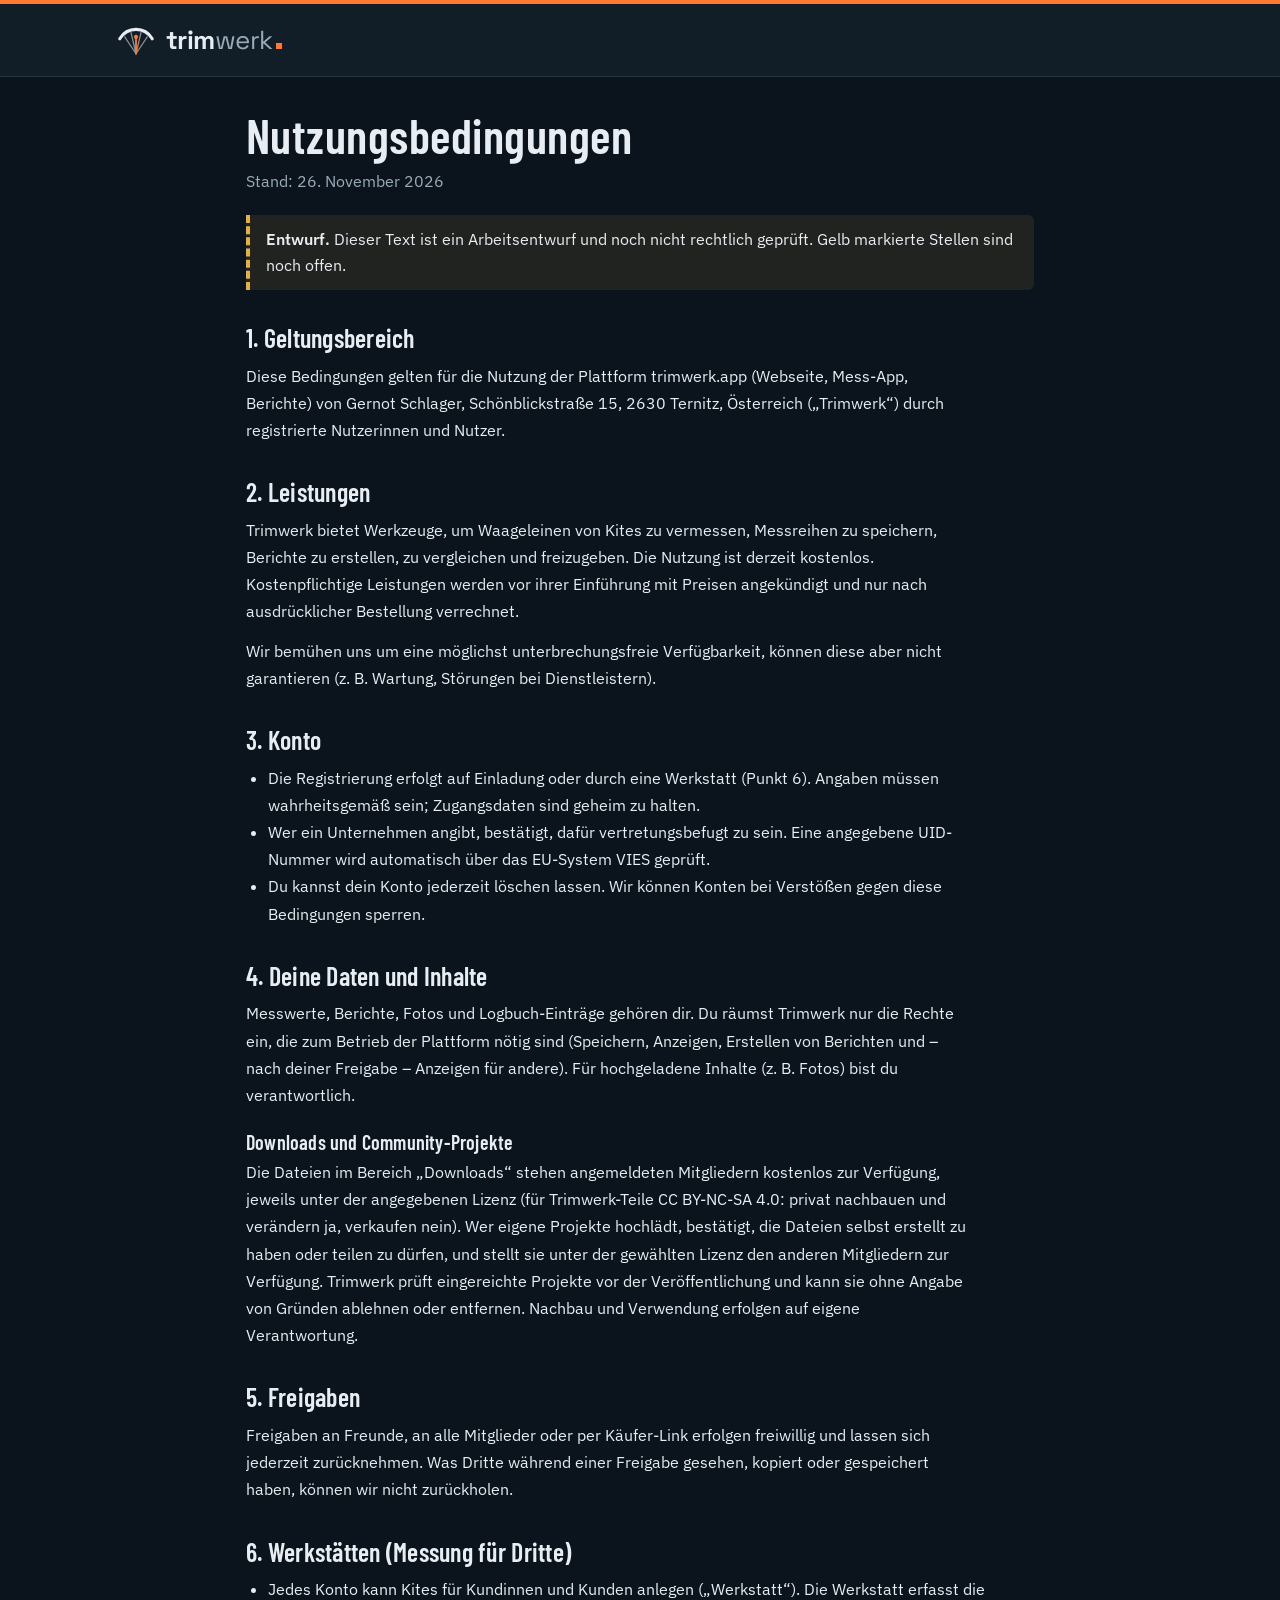
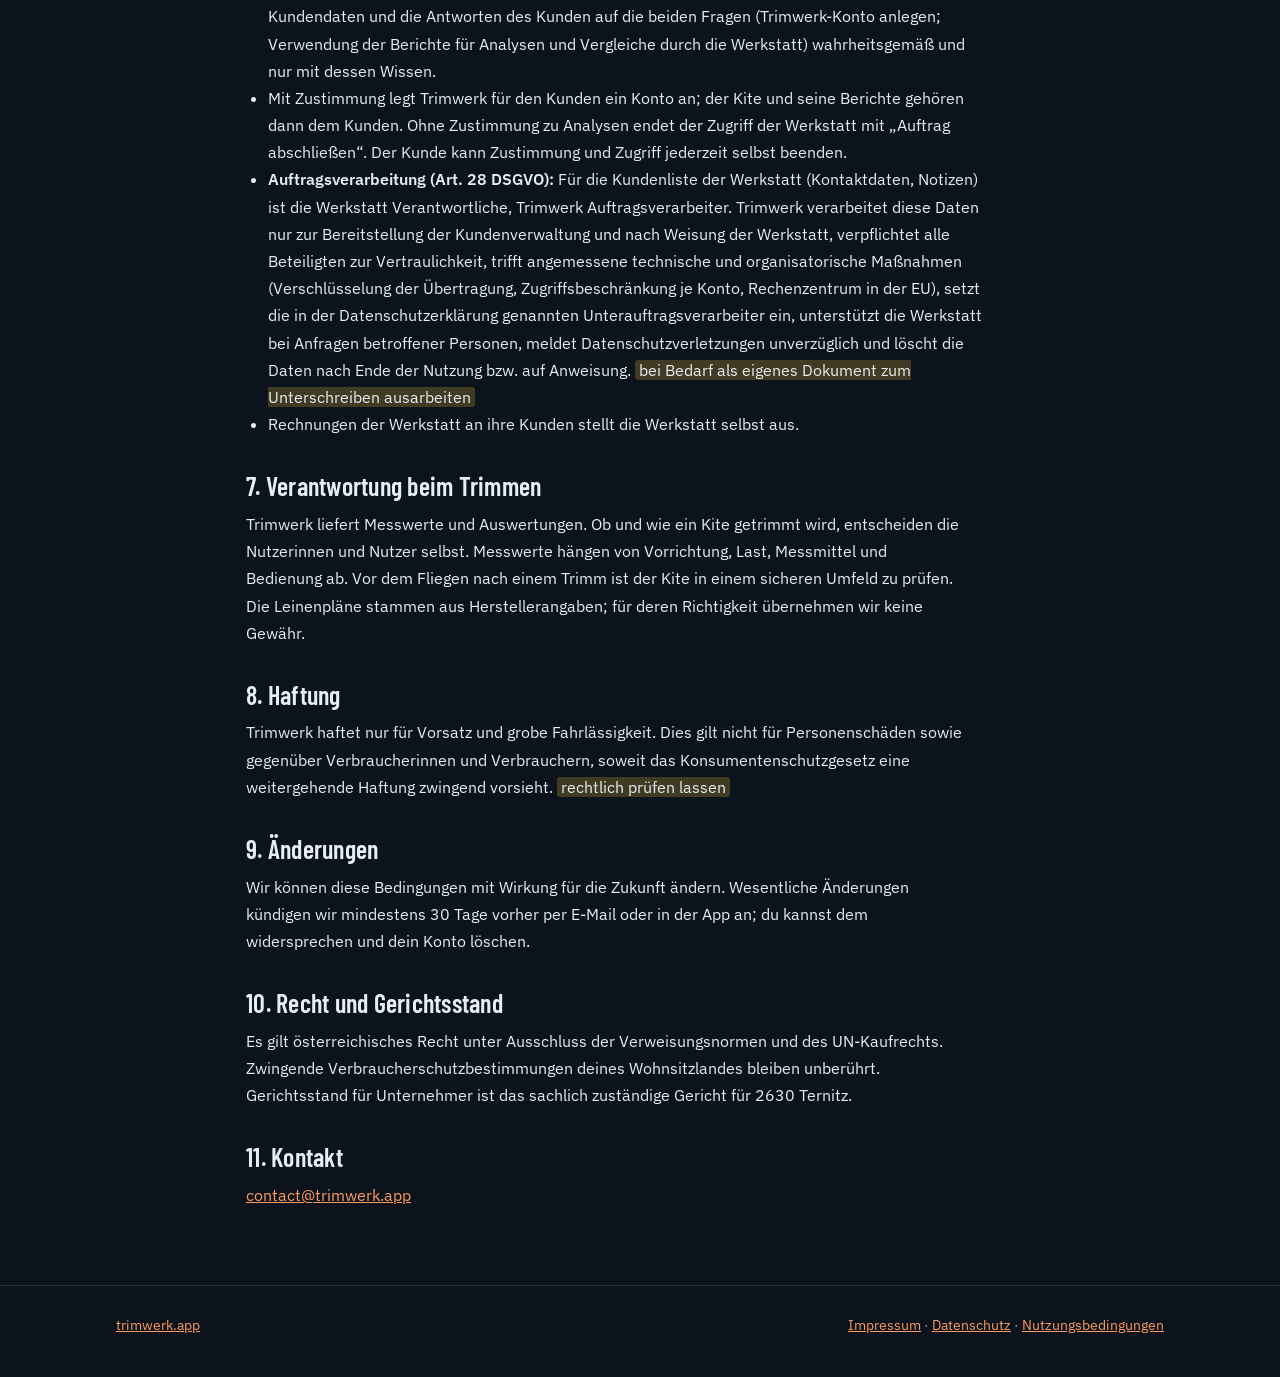
<file: agb/index.html>
<!doctype html>
<html lang="de">
<head>
<meta charset="utf-8">
<meta name="viewport" content="width=device-width, initial-scale=1">
<title>Nutzungsbedingungen – Trimwerk</title>
<meta name="theme-color" content="#0b141c">
<meta name="robots" content="noindex">
<link rel="manifest" href="../manifest.webmanifest">
<link rel="icon" type="image/svg+xml" href="../icons/icon.svg">
<link rel="stylesheet" href="../fonts/fonts.css">
<link rel="stylesheet" href="../site.css">
<style>
.legal{max-width:820px;margin:0 auto;padding:32px 16px 64px}
.legal h1{font-size:clamp(34px,5vw,48px);margin:0 0 6px}
.legal h2{font-size:26px;margin:34px 0 10px}
.legal h3{font-size:20px;margin:22px 0 6px}
.legal p,.legal li{line-height:1.7;max-width:72ch}
.legal p{margin:0 0 12px}
.legal ul,.legal ol{padding-left:22px;margin:0 0 12px}
.legal .stand{color:var(--ink-2);margin:0 0 20px}
.legal .draft{border-left:4px dashed #e3b13c;background:color-mix(in srgb,#e3b13c 10%,transparent);padding:12px 16px;border-radius:0 6px 6px 0;margin:0 0 24px}
.legal .lph{background:color-mix(in srgb,#e3b13c 25%,transparent);border-radius:3px;padding:0 4px}
.legal table{width:100%;border-collapse:collapse;margin:8px 0 14px;font-size:15px}
.legal th,.legal td{text-align:left;vertical-align:top;padding:8px 10px;border-bottom:1px solid var(--rule)}
.legal th{width:32%;font-weight:600}
.legal td{color:var(--ink-2)}
</style>
</head>
<body>
<header class="top">
  <div class="wrap">
    <a class="brand" href="../index.html" aria-label="trimwerk – Startseite">
      <svg viewBox="0 0 64 64" aria-hidden="true">
        <path d="M6 30 C18 10 46 10 58 30" fill="none" stroke="currentColor" stroke-width="5" stroke-linecap="round"/>
        <path d="M14 27 L32 54 M24 20 L32 54 M40 20 L32 54 M50 27 L32 54" fill="none" stroke="currentColor" stroke-width="2" stroke-linecap="round" opacity=".55"/>
        <path d="M32 54 L32 30" fill="none" stroke="var(--accent)" stroke-width="3" stroke-linecap="round"/>
        <circle cx="32" cy="27" r="3.4" fill="var(--accent)"/>
      </svg>
      <span class="wm"><b>trim</b><span>werk</span><i></i></span>
    </a>
  </div>
</header>
<main class="legal">
  <h1>Nutzungsbedingungen</h1>
  <p class="stand">Stand: 26. November 2026</p>
  <div class="draft"><b>Entwurf.</b> Dieser Text ist ein Arbeitsentwurf und noch nicht rechtlich geprüft. Gelb markierte Stellen sind noch offen.</div>
  <h2>1. Geltungsbereich</h2>
  <p>Diese Bedingungen gelten für die Nutzung der Plattform trimwerk.app (Webseite, Mess-App, Berichte) von Gernot Schlager, Schönblickstraße 15, 2630 Ternitz, Österreich („Trimwerk“) durch registrierte Nutzerinnen und Nutzer.</p>

  <h2>2. Leistungen</h2>
  <p>Trimwerk bietet Werkzeuge, um Waageleinen von Kites zu vermessen, Messreihen zu speichern, Berichte zu erstellen, zu vergleichen und freizugeben. Die Nutzung ist derzeit kostenlos. Kostenpflichtige Leistungen werden vor ihrer Einführung mit Preisen angekündigt und nur nach ausdrücklicher Bestellung verrechnet.</p>
  <p>Wir bemühen uns um eine möglichst unterbrechungsfreie Verfügbarkeit, können diese aber nicht garantieren (z. B. Wartung, Störungen bei Dienstleistern).</p>

  <h2>3. Konto</h2>
  <ul>
    <li>Die Registrierung erfolgt auf Einladung oder durch eine Werkstatt (Punkt 6). Angaben müssen wahrheitsgemäß sein; Zugangsdaten sind geheim zu halten.</li>
    <li>Wer ein Unternehmen angibt, bestätigt, dafür vertretungsbefugt zu sein. Eine angegebene UID-Nummer wird automatisch über das EU-System VIES geprüft.</li>
    <li>Du kannst dein Konto jederzeit löschen lassen. Wir können Konten bei Verstößen gegen diese Bedingungen sperren.</li>
  </ul>

  <h2>4. Deine Daten und Inhalte</h2>
  <p>Messwerte, Berichte, Fotos und Logbuch-Einträge gehören dir. Du räumst Trimwerk nur die Rechte ein, die zum Betrieb der Plattform nötig sind (Speichern, Anzeigen, Erstellen von Berichten und – nach deiner Freigabe – Anzeigen für andere). Für hochgeladene Inhalte (z. B. Fotos) bist du verantwortlich.</p>

  <h3>Downloads und Community-Projekte</h3>
  <p>Die Dateien im Bereich „Downloads“ stehen angemeldeten Mitgliedern kostenlos zur Verfügung, jeweils unter der angegebenen Lizenz (für Trimwerk-Teile CC BY-NC-SA 4.0: privat nachbauen und verändern ja, verkaufen nein). Wer eigene Projekte hochlädt, bestätigt, die Dateien selbst erstellt zu haben oder teilen zu dürfen, und stellt sie unter der gewählten Lizenz den anderen Mitgliedern zur Verfügung. Trimwerk prüft eingereichte Projekte vor der Veröffentlichung und kann sie ohne Angabe von Gründen ablehnen oder entfernen. Nachbau und Verwendung erfolgen auf eigene Verantwortung.</p>

  <h2>5. Freigaben</h2>
  <p>Freigaben an Freunde, an alle Mitglieder oder per Käufer-Link erfolgen freiwillig und lassen sich jederzeit zurücknehmen. Was Dritte während einer Freigabe gesehen, kopiert oder gespeichert haben, können wir nicht zurückholen.</p>

  <h2>6. Werkstätten (Messung für Dritte)</h2>
  <ul>
    <li>Jedes Konto kann Kites für Kundinnen und Kunden anlegen („Werkstatt“). Die Werkstatt erfasst die Kundendaten und die Antworten des Kunden auf die beiden Fragen (Trimwerk-Konto anlegen; Verwendung der Berichte für Analysen und Vergleiche durch die Werkstatt) wahrheitsgemäß und nur mit dessen Wissen.</li>
    <li>Mit Zustimmung legt Trimwerk für den Kunden ein Konto an; der Kite und seine Berichte gehören dann dem Kunden. Ohne Zustimmung zu Analysen endet der Zugriff der Werkstatt mit „Auftrag abschließen“. Der Kunde kann Zustimmung und Zugriff jederzeit selbst beenden.</li>
    <li><b>Auftragsverarbeitung (Art. 28 DSGVO):</b> Für die Kundenliste der Werkstatt (Kontaktdaten, Notizen) ist die Werkstatt Verantwortliche, Trimwerk Auftragsverarbeiter. Trimwerk verarbeitet diese Daten nur zur Bereitstellung der Kundenverwaltung und nach Weisung der Werkstatt, verpflichtet alle Beteiligten zur Vertraulichkeit, trifft angemessene technische und organisatorische Maßnahmen (Verschlüsselung der Übertragung, Zugriffsbeschränkung je Konto, Rechenzentrum in der EU), setzt die in der Datenschutzerklärung genannten Unterauftragsverarbeiter ein, unterstützt die Werkstatt bei Anfragen betroffener Personen, meldet Datenschutzverletzungen unverzüglich und löscht die Daten nach Ende der Nutzung bzw. auf Anweisung. <span class="lph">bei Bedarf als eigenes Dokument zum Unterschreiben ausarbeiten</span></li>
    <li>Rechnungen der Werkstatt an ihre Kunden stellt die Werkstatt selbst aus.</li>
  </ul>

  <h2>7. Verantwortung beim Trimmen</h2>
  <p>Trimwerk liefert Messwerte und Auswertungen. Ob und wie ein Kite getrimmt wird, entscheiden die Nutzerinnen und Nutzer selbst. Messwerte hängen von Vorrichtung, Last, Messmittel und Bedienung ab. Vor dem Fliegen nach einem Trimm ist der Kite in einem sicheren Umfeld zu prüfen. Die Leinenpläne stammen aus Herstellerangaben; für deren Richtigkeit übernehmen wir keine Gewähr.</p>

  <h2>8. Haftung</h2>
  <p>Trimwerk haftet nur für Vorsatz und grobe Fahrlässigkeit. Dies gilt nicht für Personenschäden sowie gegenüber Verbraucherinnen und Verbrauchern, soweit das Konsumentenschutzgesetz eine weitergehende Haftung zwingend vorsieht. <span class="lph">rechtlich prüfen lassen</span></p>

  <h2>9. Änderungen</h2>
  <p>Wir können diese Bedingungen mit Wirkung für die Zukunft ändern. Wesentliche Änderungen kündigen wir mindestens 30 Tage vorher per E-Mail oder in der App an; du kannst dem widersprechen und dein Konto löschen.</p>

  <h2>10. Recht und Gerichtsstand</h2>
  <p>Es gilt österreichisches Recht unter Ausschluss der Verweisungsnormen und des UN-Kaufrechts. Zwingende Verbraucherschutzbestimmungen deines Wohnsitzlandes bleiben unberührt. Gerichtsstand für Unternehmer ist das sachlich zuständige Gericht für 2630 Ternitz.</p>

  <h2>11. Kontakt</h2>
  <p><a class="em" href="#" data-u="contact" data-d="trimwerk.app">contact [at] trimwerk [punkt] app</a></p>
</main>
<footer class="foot">
  <div class="wrap">
    <span><a href="../index.html">trimwerk.app</a></span>
    <span><a href="../impressum/index.html">Impressum</a> · <a href="../datenschutz/index.html">Datenschutz</a> · <a href="../agb/index.html">Nutzungsbedingungen</a></span>
  </div>
</footer>
<script>document.querySelectorAll('a.em').forEach(a=>{const m=a.dataset.u+'\u0040'+a.dataset.d;a.textContent=m;a.href='mai'+'lto:'+m;});</script>
</body>
</html>
</file>
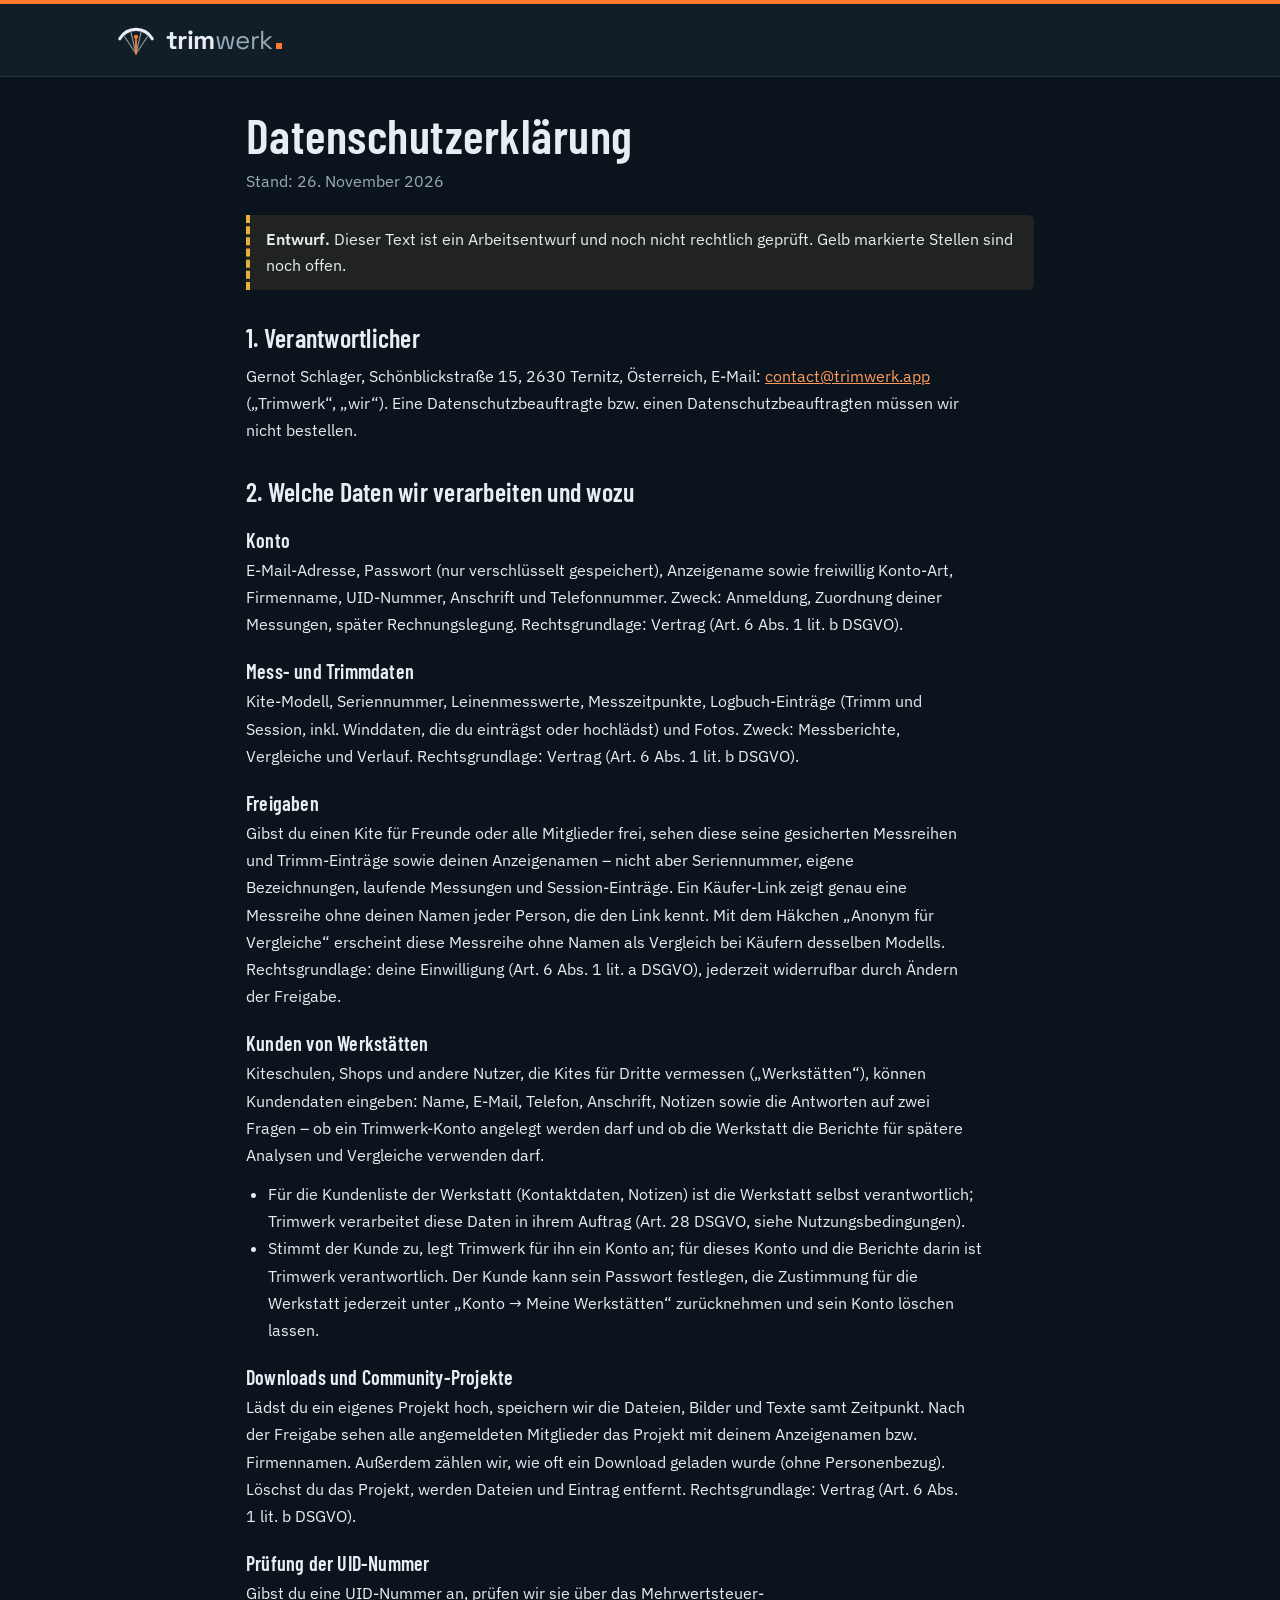
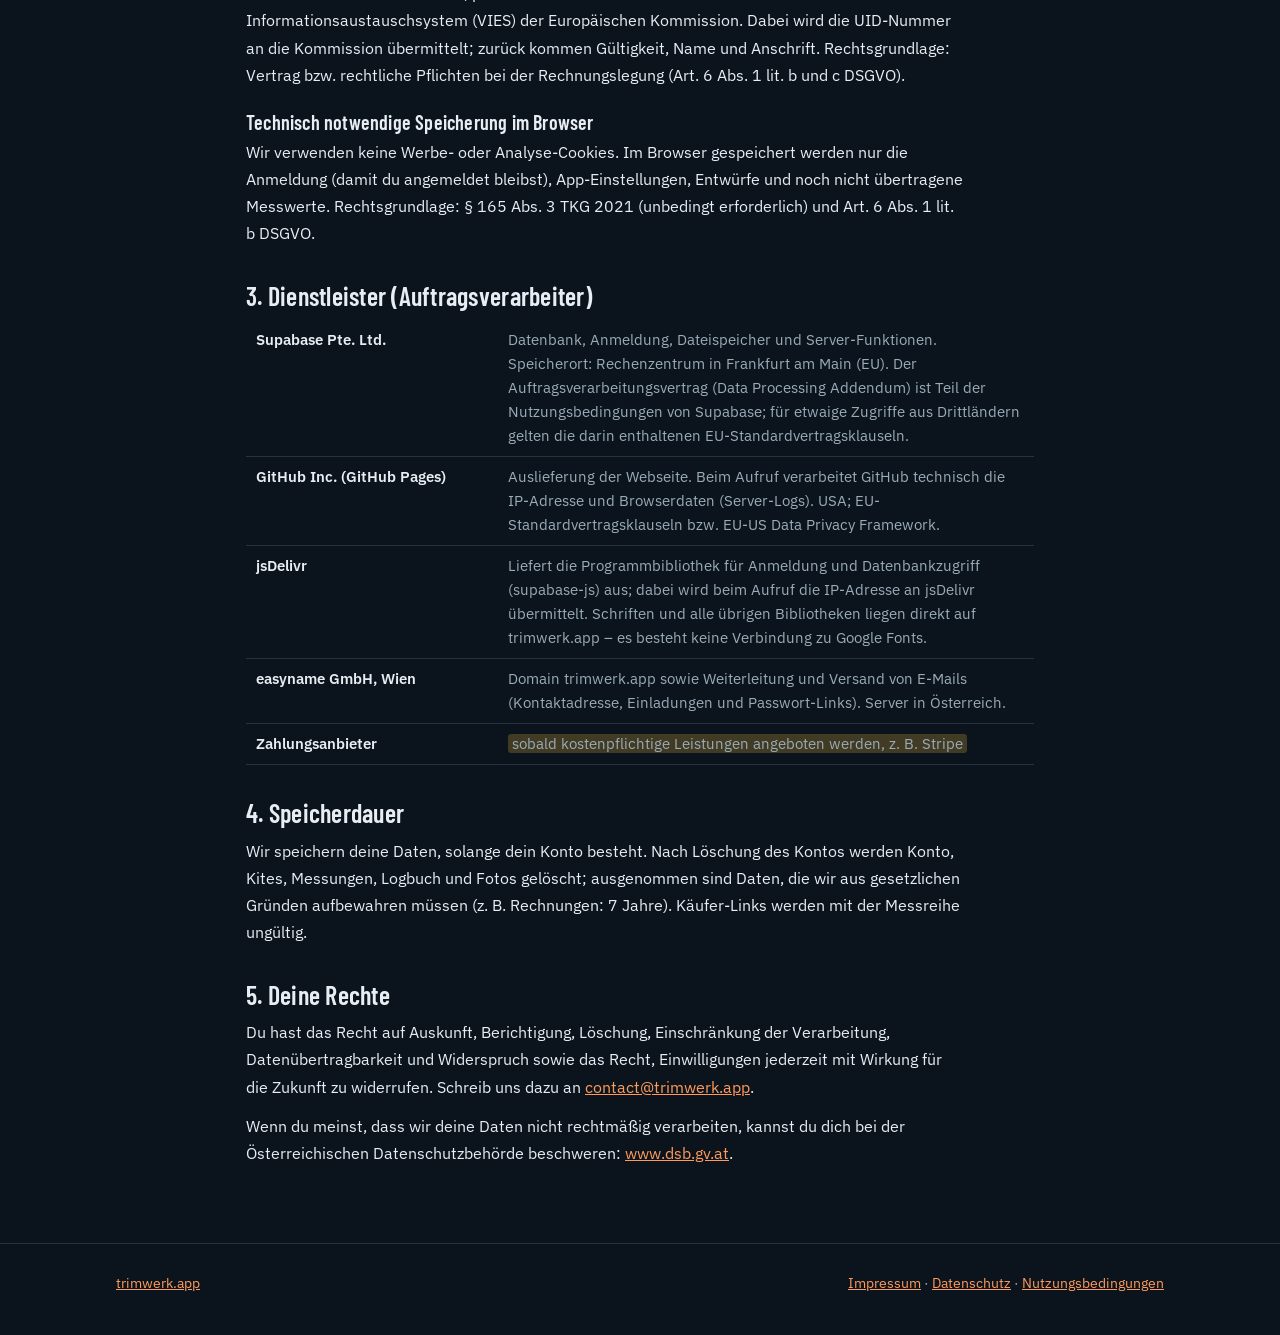
<file: datenschutz/index.html>
<!doctype html>
<html lang="de">
<head>
<meta charset="utf-8">
<meta name="viewport" content="width=device-width, initial-scale=1">
<title>Datenschutz – Trimwerk</title>
<meta name="theme-color" content="#0b141c">
<meta name="robots" content="noindex">
<link rel="manifest" href="../manifest.webmanifest">
<link rel="icon" type="image/svg+xml" href="../icons/icon.svg">
<link rel="stylesheet" href="../fonts/fonts.css">
<link rel="stylesheet" href="../site.css">
<style>
.legal{max-width:820px;margin:0 auto;padding:32px 16px 64px}
.legal h1{font-size:clamp(34px,5vw,48px);margin:0 0 6px}
.legal h2{font-size:26px;margin:34px 0 10px}
.legal h3{font-size:20px;margin:22px 0 6px}
.legal p,.legal li{line-height:1.7;max-width:72ch}
.legal p{margin:0 0 12px}
.legal ul,.legal ol{padding-left:22px;margin:0 0 12px}
.legal .stand{color:var(--ink-2);margin:0 0 20px}
.legal .draft{border-left:4px dashed #e3b13c;background:color-mix(in srgb,#e3b13c 10%,transparent);padding:12px 16px;border-radius:0 6px 6px 0;margin:0 0 24px}
.legal .lph{background:color-mix(in srgb,#e3b13c 25%,transparent);border-radius:3px;padding:0 4px}
.legal table{width:100%;border-collapse:collapse;margin:8px 0 14px;font-size:15px}
.legal th,.legal td{text-align:left;vertical-align:top;padding:8px 10px;border-bottom:1px solid var(--rule)}
.legal th{width:32%;font-weight:600}
.legal td{color:var(--ink-2)}
</style>
</head>
<body>
<header class="top">
  <div class="wrap">
    <a class="brand" href="../index.html" aria-label="trimwerk – Startseite">
      <svg viewBox="0 0 64 64" aria-hidden="true">
        <path d="M6 30 C18 10 46 10 58 30" fill="none" stroke="currentColor" stroke-width="5" stroke-linecap="round"/>
        <path d="M14 27 L32 54 M24 20 L32 54 M40 20 L32 54 M50 27 L32 54" fill="none" stroke="currentColor" stroke-width="2" stroke-linecap="round" opacity=".55"/>
        <path d="M32 54 L32 30" fill="none" stroke="var(--accent)" stroke-width="3" stroke-linecap="round"/>
        <circle cx="32" cy="27" r="3.4" fill="var(--accent)"/>
      </svg>
      <span class="wm"><b>trim</b><span>werk</span><i></i></span>
    </a>
  </div>
</header>
<main class="legal">
  <h1>Datenschutzerklärung</h1>
  <p class="stand">Stand: 26. November 2026</p>
  <div class="draft"><b>Entwurf.</b> Dieser Text ist ein Arbeitsentwurf und noch nicht rechtlich geprüft. Gelb markierte Stellen sind noch offen.</div>
  <h2>1. Verantwortlicher</h2>
  <p>Gernot Schlager, Schönblickstraße 15, 2630 Ternitz, Österreich, E-Mail: <a class="em" href="#" data-u="contact" data-d="trimwerk.app">contact [at] trimwerk [punkt] app</a> („Trimwerk“, „wir“). Eine Datenschutzbeauftragte bzw. einen Datenschutzbeauftragten müssen wir nicht bestellen.</p>

  <h2>2. Welche Daten wir verarbeiten und wozu</h2>
  <h3>Konto</h3>
  <p>E-Mail-Adresse, Passwort (nur verschlüsselt gespeichert), Anzeigename sowie freiwillig Konto-Art, Firmenname, UID-Nummer, Anschrift und Telefonnummer. Zweck: Anmeldung, Zuordnung deiner Messungen, später Rechnungslegung. Rechtsgrundlage: Vertrag (Art. 6 Abs. 1 lit. b DSGVO).</p>
  <h3>Mess- und Trimmdaten</h3>
  <p>Kite-Modell, Seriennummer, Leinenmesswerte, Messzeitpunkte, Logbuch-Einträge (Trimm und Session, inkl. Winddaten, die du einträgst oder hochlädst) und Fotos. Zweck: Messberichte, Vergleiche und Verlauf. Rechtsgrundlage: Vertrag (Art. 6 Abs. 1 lit. b DSGVO).</p>
  <h3>Freigaben</h3>
  <p>Gibst du einen Kite für Freunde oder alle Mitglieder frei, sehen diese seine gesicherten Messreihen und Trimm-Einträge sowie deinen Anzeigenamen – nicht aber Seriennummer, eigene Bezeichnungen, laufende Messungen und Session-Einträge. Ein Käufer-Link zeigt genau eine Messreihe ohne deinen Namen jeder Person, die den Link kennt. Mit dem Häkchen „Anonym für Vergleiche“ erscheint diese Messreihe ohne Namen als Vergleich bei Käufern desselben Modells. Rechtsgrundlage: deine Einwilligung (Art. 6 Abs. 1 lit. a DSGVO), jederzeit widerrufbar durch Ändern der Freigabe.</p>
  <h3>Kunden von Werkstätten</h3>
  <p>Kiteschulen, Shops und andere Nutzer, die Kites für Dritte vermessen („Werkstätten“), können Kundendaten eingeben: Name, E-Mail, Telefon, Anschrift, Notizen sowie die Antworten auf zwei Fragen – ob ein Trimwerk-Konto angelegt werden darf und ob die Werkstatt die Berichte für spätere Analysen und Vergleiche verwenden darf.</p>
  <ul>
    <li>Für die Kundenliste der Werkstatt (Kontaktdaten, Notizen) ist die Werkstatt selbst verantwortlich; Trimwerk verarbeitet diese Daten in ihrem Auftrag (Art. 28 DSGVO, siehe Nutzungsbedingungen).</li>
    <li>Stimmt der Kunde zu, legt Trimwerk für ihn ein Konto an; für dieses Konto und die Berichte darin ist Trimwerk verantwortlich. Der Kunde kann sein Passwort festlegen, die Zustimmung für die Werkstatt jederzeit unter „Konto → Meine Werkstätten“ zurücknehmen und sein Konto löschen lassen.</li>
  </ul>
  <h3>Downloads und Community-Projekte</h3>
  <p>Lädst du ein eigenes Projekt hoch, speichern wir die Dateien, Bilder und Texte samt Zeitpunkt. Nach der Freigabe sehen alle angemeldeten Mitglieder das Projekt mit deinem Anzeigenamen bzw. Firmennamen. Außerdem zählen wir, wie oft ein Download geladen wurde (ohne Personenbezug). Löschst du das Projekt, werden Dateien und Eintrag entfernt. Rechtsgrundlage: Vertrag (Art. 6 Abs. 1 lit. b DSGVO).</p>
  <h3>Prüfung der UID-Nummer</h3>
  <p>Gibst du eine UID-Nummer an, prüfen wir sie über das Mehrwertsteuer-Informationsaustauschsystem (VIES) der Europäischen Kommission. Dabei wird die UID-Nummer an die Kommission übermittelt; zurück kommen Gültigkeit, Name und Anschrift. Rechtsgrundlage: Vertrag bzw. rechtliche Pflichten bei der Rechnungslegung (Art. 6 Abs. 1 lit. b und c DSGVO).</p>
  <h3>Technisch notwendige Speicherung im Browser</h3>
  <p>Wir verwenden keine Werbe- oder Analyse-Cookies. Im Browser gespeichert werden nur die Anmeldung (damit du angemeldet bleibst), App-Einstellungen, Entwürfe und noch nicht übertragene Messwerte. Rechtsgrundlage: § 165 Abs. 3 TKG 2021 (unbedingt erforderlich) und Art. 6 Abs. 1 lit. b DSGVO.</p>

  <h2>3. Dienstleister (Auftragsverarbeiter)</h2>
  <table><tbody>
    <tr><th>Supabase Pte. Ltd.</th><td>Datenbank, Anmeldung, Dateispeicher und Server-Funktionen. Speicherort: Rechenzentrum in Frankfurt am Main (EU). Der Auftragsverarbeitungsvertrag (Data Processing Addendum) ist Teil der Nutzungsbedingungen von Supabase; für etwaige Zugriffe aus Drittländern gelten die darin enthaltenen EU-Standardvertragsklauseln.</td></tr>
    <tr><th>GitHub Inc. (GitHub Pages)</th><td>Auslieferung der Webseite. Beim Aufruf verarbeitet GitHub technisch die IP-Adresse und Browserdaten (Server-Logs). USA; EU-Standardvertragsklauseln bzw. EU-US Data Privacy Framework.</td></tr>
    <tr><th>jsDelivr</th><td>Liefert die Programmbibliothek für Anmeldung und Datenbankzugriff (supabase-js) aus; dabei wird beim Aufruf die IP-Adresse an jsDelivr übermittelt. Schriften und alle übrigen Bibliotheken liegen direkt auf trimwerk.app – es besteht keine Verbindung zu Google Fonts.</td></tr>
    <tr><th>easyname GmbH, Wien</th><td>Domain trimwerk.app sowie Weiterleitung und Versand von E-Mails (Kontaktadresse, Einladungen und Passwort-Links). Server in Österreich.</td></tr>
    <tr><th>Zahlungsanbieter</th><td><span class="lph">sobald kostenpflichtige Leistungen angeboten werden, z. B. Stripe</span></td></tr>
  </tbody></table>

  <h2>4. Speicherdauer</h2>
  <p>Wir speichern deine Daten, solange dein Konto besteht. Nach Löschung des Kontos werden Konto, Kites, Messungen, Logbuch und Fotos gelöscht; ausgenommen sind Daten, die wir aus gesetzlichen Gründen aufbewahren müssen (z. B. Rechnungen: 7 Jahre). Käufer-Links werden mit der Messreihe ungültig.</p>

  <h2>5. Deine Rechte</h2>
  <p>Du hast das Recht auf Auskunft, Berichtigung, Löschung, Einschränkung der Verarbeitung, Datenübertragbarkeit und Widerspruch sowie das Recht, Einwilligungen jederzeit mit Wirkung für die Zukunft zu widerrufen. Schreib uns dazu an <a class="em" href="#" data-u="contact" data-d="trimwerk.app">contact [at] trimwerk [punkt] app</a>.</p>
  <p>Wenn du meinst, dass wir deine Daten nicht rechtmäßig verarbeiten, kannst du dich bei der Österreichischen Datenschutzbehörde beschweren: <a href="https://www.dsb.gv.at" rel="noopener">www.dsb.gv.at</a>.</p>
</main>
<footer class="foot">
  <div class="wrap">
    <span><a href="../index.html">trimwerk.app</a></span>
    <span><a href="../impressum/index.html">Impressum</a> · <a href="../datenschutz/index.html">Datenschutz</a> · <a href="../agb/index.html">Nutzungsbedingungen</a></span>
  </div>
</footer>
<script>document.querySelectorAll('a.em').forEach(a=>{const m=a.dataset.u+'\u0040'+a.dataset.d;a.textContent=m;a.href='mai'+'lto:'+m;});</script>
</body>
</html>
</file>
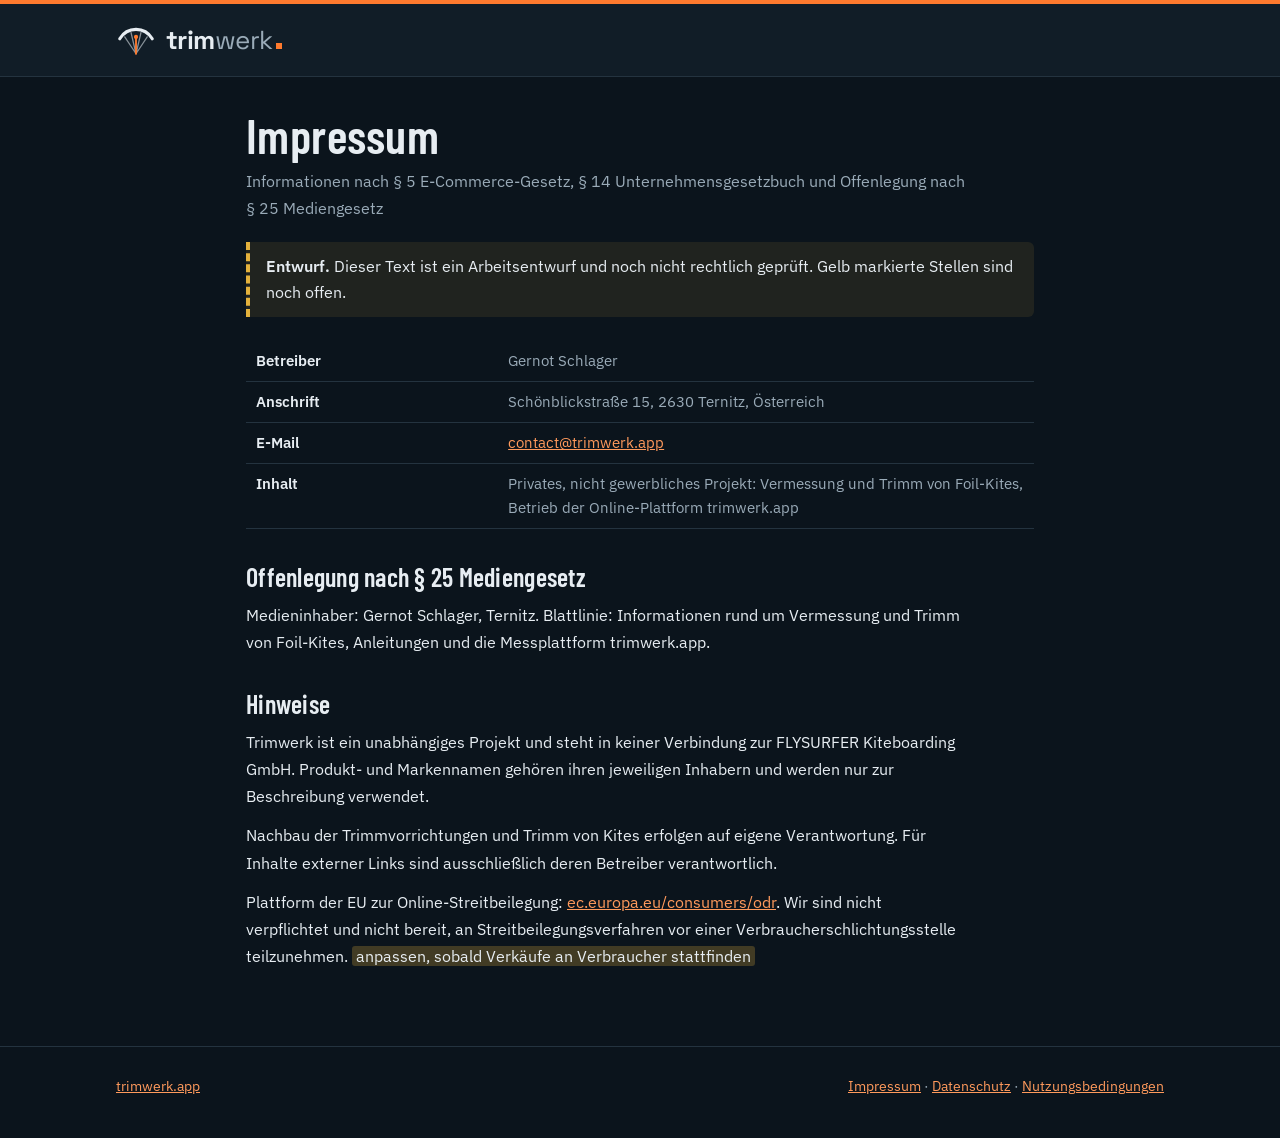
<file: impressum/index.html>
<!doctype html>
<html lang="de">
<head>
<meta charset="utf-8">
<meta name="viewport" content="width=device-width, initial-scale=1">
<title>Impressum – Trimwerk</title>
<meta name="theme-color" content="#0b141c">
<meta name="robots" content="noindex">
<link rel="manifest" href="../manifest.webmanifest">
<link rel="icon" type="image/svg+xml" href="../icons/icon.svg">
<link rel="stylesheet" href="../fonts/fonts.css">
<link rel="stylesheet" href="../site.css">
<style>
.legal{max-width:820px;margin:0 auto;padding:32px 16px 64px}
.legal h1{font-size:clamp(34px,5vw,48px);margin:0 0 6px}
.legal h2{font-size:26px;margin:34px 0 10px}
.legal h3{font-size:20px;margin:22px 0 6px}
.legal p,.legal li{line-height:1.7;max-width:72ch}
.legal p{margin:0 0 12px}
.legal ul,.legal ol{padding-left:22px;margin:0 0 12px}
.legal .stand{color:var(--ink-2);margin:0 0 20px}
.legal .draft{border-left:4px dashed #e3b13c;background:color-mix(in srgb,#e3b13c 10%,transparent);padding:12px 16px;border-radius:0 6px 6px 0;margin:0 0 24px}
.legal .lph{background:color-mix(in srgb,#e3b13c 25%,transparent);border-radius:3px;padding:0 4px}
.legal table{width:100%;border-collapse:collapse;margin:8px 0 14px;font-size:15px}
.legal th,.legal td{text-align:left;vertical-align:top;padding:8px 10px;border-bottom:1px solid var(--rule)}
.legal th{width:32%;font-weight:600}
.legal td{color:var(--ink-2)}
</style>
</head>
<body>
<header class="top">
  <div class="wrap">
    <a class="brand" href="../index.html" aria-label="trimwerk – Startseite">
      <svg viewBox="0 0 64 64" aria-hidden="true">
        <path d="M6 30 C18 10 46 10 58 30" fill="none" stroke="currentColor" stroke-width="5" stroke-linecap="round"/>
        <path d="M14 27 L32 54 M24 20 L32 54 M40 20 L32 54 M50 27 L32 54" fill="none" stroke="currentColor" stroke-width="2" stroke-linecap="round" opacity=".55"/>
        <path d="M32 54 L32 30" fill="none" stroke="var(--accent)" stroke-width="3" stroke-linecap="round"/>
        <circle cx="32" cy="27" r="3.4" fill="var(--accent)"/>
      </svg>
      <span class="wm"><b>trim</b><span>werk</span><i></i></span>
    </a>
  </div>
</header>
<main class="legal">
  <h1>Impressum</h1>
  <p class="stand">Informationen nach § 5 E-Commerce-Gesetz, § 14 Unternehmensgesetzbuch und Offenlegung nach § 25 Mediengesetz</p>
  <div class="draft"><b>Entwurf.</b> Dieser Text ist ein Arbeitsentwurf und noch nicht rechtlich geprüft. Gelb markierte Stellen sind noch offen.</div>
  <table><tbody>
    <tr><th>Betreiber</th><td>Gernot Schlager</td></tr>
    <tr><th>Anschrift</th><td>Schönblickstraße 15, 2630 Ternitz, Österreich</td></tr>
    <tr><th>E-Mail</th><td><a class="em" href="#" data-u="contact" data-d="trimwerk.app">contact [at] trimwerk [punkt] app</a></td></tr>
    <tr><th>Inhalt</th><td>Privates, nicht gewerbliches Projekt: Vermessung und Trimm von Foil-Kites, Betrieb der Online-Plattform trimwerk.app</td></tr>
  </tbody></table>
  <h2>Offenlegung nach § 25 Mediengesetz</h2>
  <p>Medieninhaber: Gernot Schlager, Ternitz. Blattlinie: Informationen rund um Vermessung und Trimm von Foil-Kites, Anleitungen und die Messplattform trimwerk.app.</p>
  <h2>Hinweise</h2>
  <p>Trimwerk ist ein unabhängiges Projekt und steht in keiner Verbindung zur FLYSURFER Kiteboarding GmbH. Produkt- und Markennamen gehören ihren jeweiligen Inhabern und werden nur zur Beschreibung verwendet.</p>
  <p>Nachbau der Trimmvorrichtungen und Trimm von Kites erfolgen auf eigene Verantwortung. Für Inhalte externer Links sind ausschließlich deren Betreiber verantwortlich.</p>
  <p>Plattform der EU zur Online-Streitbeilegung: <a href="https://ec.europa.eu/consumers/odr" rel="noopener">ec.europa.eu/consumers/odr</a>. Wir sind nicht verpflichtet und nicht bereit, an Streitbeilegungsverfahren vor einer Verbraucherschlichtungsstelle teilzunehmen. <span class="lph">anpassen, sobald Verkäufe an Verbraucher stattfinden</span></p>
</main>
<footer class="foot">
  <div class="wrap">
    <span><a href="../index.html">trimwerk.app</a></span>
    <span><a href="../impressum/index.html">Impressum</a> · <a href="../datenschutz/index.html">Datenschutz</a> · <a href="../agb/index.html">Nutzungsbedingungen</a></span>
  </div>
</footer>
<script>document.querySelectorAll('a.em').forEach(a=>{const m=a.dataset.u+'\u0040'+a.dataset.d;a.textContent=m;a.href='mai'+'lto:'+m;});</script>
</body>
</html>
</file>
<file: fonts/fonts.css>
/* Trimwerk – selbst gehostete Schriften (SIL Open Font License, siehe OFL-*.txt).
   Latein-Teilmenge; keine Verbindung zu Google Fonts nötig. */
@font-face{font-family:"Barlow Condensed";font-style:normal;font-weight:500;font-display:swap;src:url(barlow-condensed-500.woff) format("woff")}
@font-face{font-family:"Barlow Condensed";font-style:normal;font-weight:600;font-display:swap;src:url(barlow-condensed-600.woff) format("woff")}
@font-face{font-family:"Barlow Condensed";font-style:normal;font-weight:700;font-display:swap;src:url(barlow-condensed-700.woff) format("woff")}
@font-face{font-family:"IBM Plex Sans";font-style:normal;font-weight:400 600;font-display:swap;src:url(ibm-plex-sans-var.woff) format("woff")}
@font-face{font-family:"IBM Plex Mono";font-style:normal;font-weight:400;font-display:swap;src:url(ibm-plex-mono-400.woff) format("woff")}
@font-face{font-family:"IBM Plex Mono";font-style:normal;font-weight:500;font-display:swap;src:url(ibm-plex-mono-500.woff) format("woff")}
@font-face{font-family:"Space Grotesk";font-style:normal;font-weight:400 700;font-display:swap;src:url(space-grotesk-var.woff) format("woff")}
</file>
<file: site.css>
:root{
  --paper:#0b141c; --sheet:#111d27; --ink:#e7edf2; --ink-2:#9aabb8; --rule:#24333f;
  --accent:#ff7a2e; --accent-ink:#ff9a5c; --left:#5aa7e8;
  --f-display:"Barlow Condensed","Inter Display",system-ui,sans-serif;
  --f-body:"IBM Plex Sans",system-ui,sans-serif;
  --f-word:"Space Grotesk","Inter Display",system-ui,sans-serif;
  color-scheme:dark;
}

*{box-sizing:border-box}
html{-webkit-text-size-adjust:100%}
body{margin:0;background:var(--paper);color:var(--ink);font-family:var(--f-body);font-size:16px;line-height:1.6}
a{color:var(--accent-ink)}
a:hover{color:var(--ink)}
h1,h2,h3{font-family:var(--f-display);font-weight:600;letter-spacing:.01em;line-height:1.1;margin:0;text-wrap:balance}
p{margin:0}
.wrap{max-width:1080px;margin:0 auto;padding:0 16px}

/* Kopf */
.top{border-top:4px solid var(--accent);background:var(--sheet);border-bottom:1px solid var(--rule)}
.top .wrap{display:flex;align-items:center;justify-content:space-between;gap:16px;min-height:72px;flex-wrap:wrap;padding-top:8px;padding-bottom:8px}
.brand{display:flex;align-items:center;gap:10px;text-decoration:none;color:var(--ink)}
.brand svg{width:40px;height:40px;flex:none}
.wm{display:flex;align-items:baseline;font-family:var(--f-word);font-size:26px;letter-spacing:-.02em;line-height:1}
.wm b{font-weight:700}.wm span{font-weight:400;color:var(--ink-2)}
.wm i{display:inline-block;width:6px;height:6px;background:var(--accent);margin-left:3px}
.nav{display:flex;gap:4px;flex-wrap:wrap}
.nav a{font-family:var(--f-display);font-weight:600;font-size:17px;letter-spacing:.06em;text-transform:uppercase;color:var(--ink-2);text-decoration:none;padding:10px 12px;border-radius:6px;min-height:44px;display:inline-flex;align-items:center}
.nav a:hover,.nav a[aria-current="page"]{color:var(--ink);background:var(--paper)}

/* Allgemein */
.lbl{font-family:var(--f-display);text-transform:uppercase;letter-spacing:.12em;font-size:13px;color:var(--ink-2);font-weight:600}
.btn{display:inline-flex;align-items:center;gap:8px;min-height:48px;padding:0 22px;border-radius:8px;font-family:var(--f-display);font-weight:600;font-size:19px;letter-spacing:.04em;text-decoration:none;border:2px solid var(--ink);color:var(--ink)}
.btn:hover{background:var(--ink);color:var(--sheet)}
.btn.primary{background:var(--accent);border-color:var(--accent);color:#1a0b02}
.btn.primary:hover{background:var(--ink);border-color:var(--ink);color:var(--sheet)}
.sheet{background:var(--sheet);border:1px solid var(--rule);border-radius:10px;padding:28px}
@media (max-width:600px){.sheet{padding:20px}}
section{padding:48px 0}
.secthead{display:flex;justify-content:space-between;align-items:baseline;gap:12px;flex-wrap:wrap;margin-bottom:20px;border-bottom:1px solid var(--rule);padding-bottom:10px}
.secthead h2{font-size:clamp(26px,3.6vw,36px)}

.foot{border-top:1px solid var(--rule);padding:28px 0 40px;color:var(--ink-2);font-size:14px}
.foot .wrap{display:flex;justify-content:space-between;gap:12px 24px;flex-wrap:wrap}

.tag{display:inline-block;font-family:var(--f-display);font-weight:600;letter-spacing:.12em;text-transform:uppercase;font-size:13px;border:1.5px solid var(--accent);color:var(--accent-ink);border-radius:4px;padding:2px 10px}
.todo{background:rgba(255,122,46,.16);color:var(--ink);border-radius:3px;padding:0 4px;font-size:.92em}
.ph{aspect-ratio:4/3;border:1.5px dashed var(--rule);border-radius:6px;display:flex;flex-direction:column;gap:6px;align-items:center;justify-content:center;background:var(--paper);color:var(--ink-2);font-family:var(--f-display);letter-spacing:.1em;text-transform:uppercase;font-size:13px;font-weight:600;text-align:center;padding:12px}
.ph svg{width:56px;height:auto}
@media (max-width:560px){.top .wrap{gap:4px}.nav{width:100%;display:grid;grid-template-columns:repeat(4,minmax(0,1fr));gap:2px}.nav a{padding:6px 2px;font-size:14px;letter-spacing:.03em;justify-content:center;min-height:40px}.nav a:first-child{grid-column:span 2}}
td,th{overflow-wrap:break-word;hyphens:auto;-webkit-hyphens:auto}
th{white-space:nowrap}
</file>
